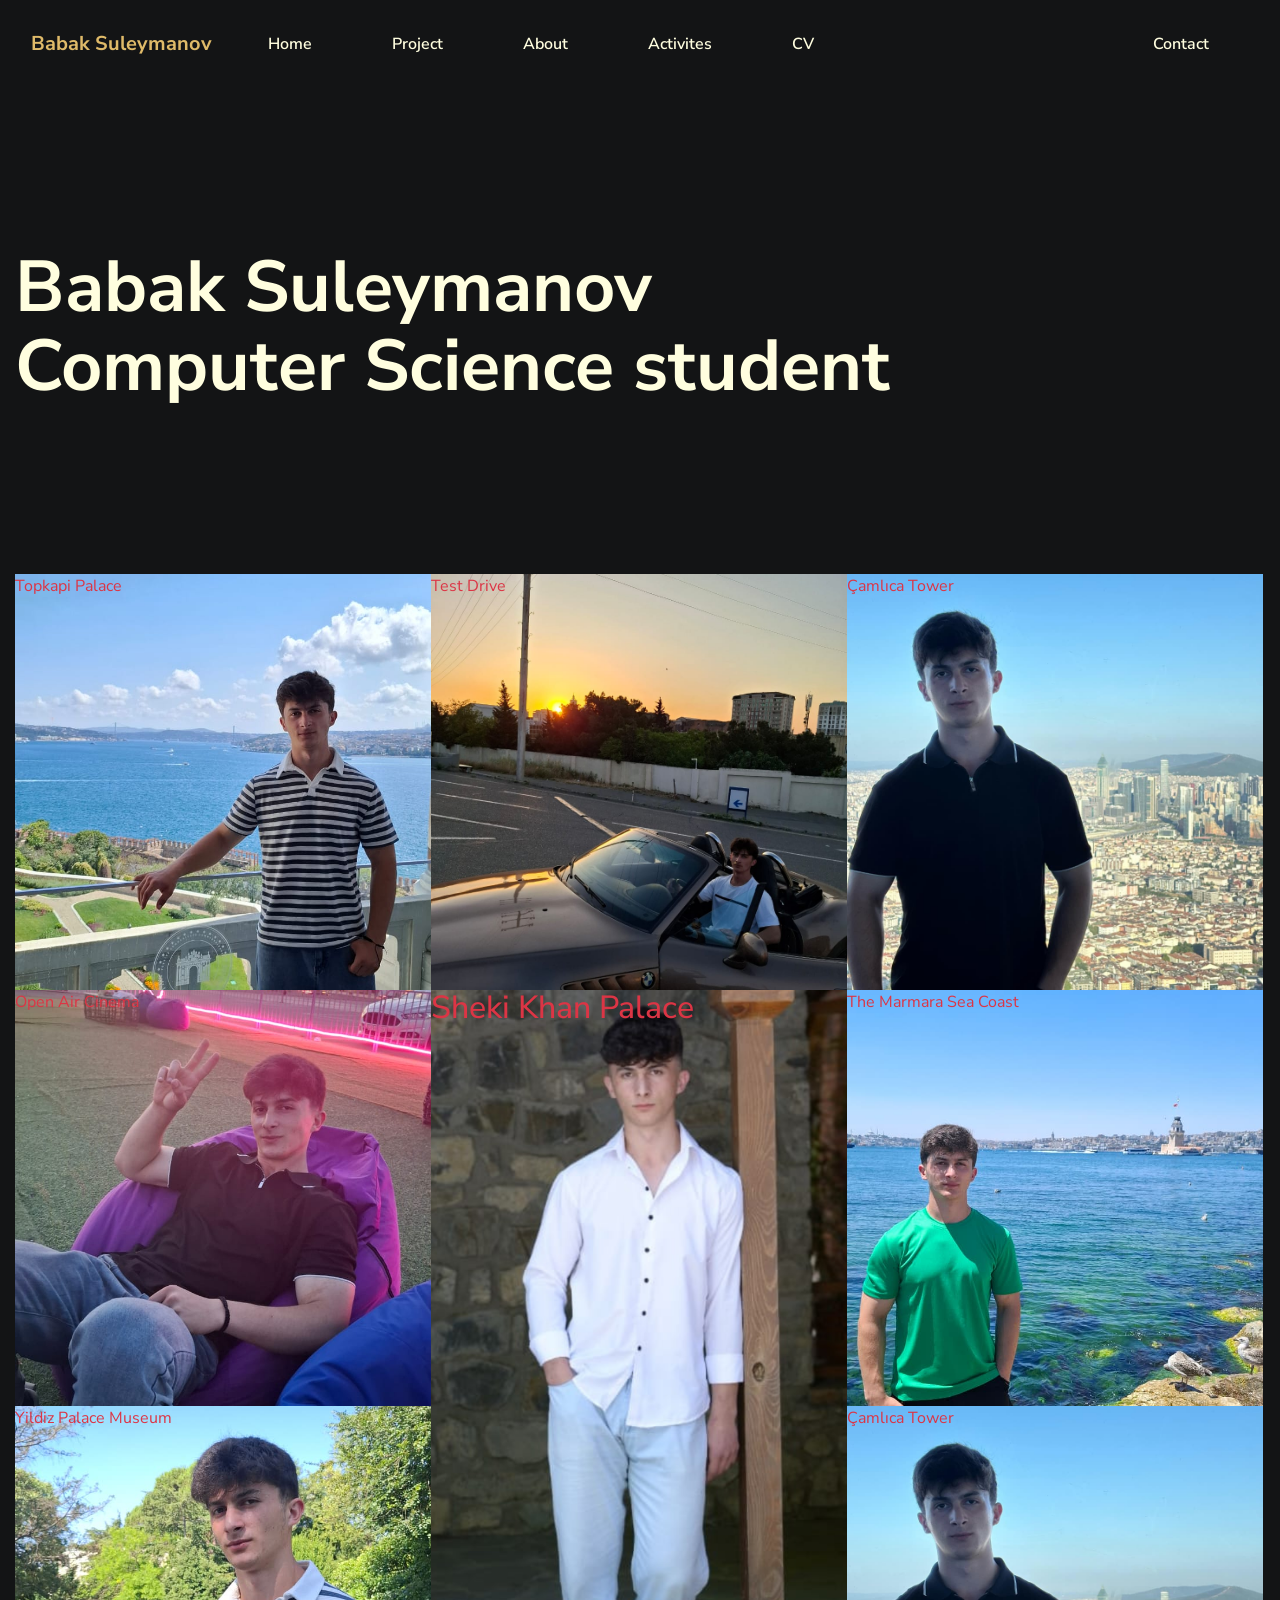
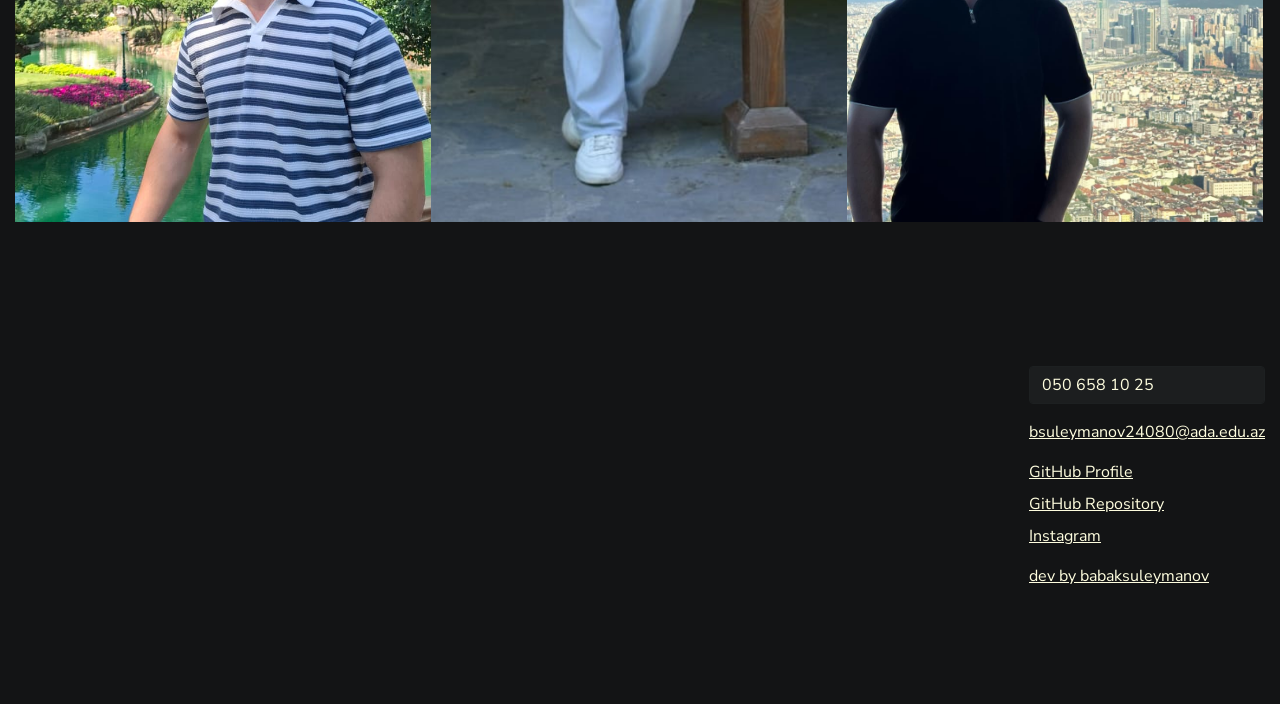
<file: index.html>
<!DOCTYPE html>
<html lang="en">

<head>
    <meta charset="utf-8">
    <meta name="viewport" content="width=device-width, initial-scale=1, shrink-to-fit=no">
    <meta http-equiv="X-UA-Compatible" content="ie=edge">
    <meta name="description" content="Free minimal portfolio web site template,minmal portfolio,porfolio,bootstrap template,html template,photography " />
    <title>Babak Suleymanov</title> 
    <link href="https://fonts.googleapis.com/css?family=Nunito+Sans:300,400,600,700,800,900&display=swap" rel="stylesheet">
    <link rel="stylesheet" href="assets/css/main.min.css">
    <link rel="stylesheet" href="assets/css/rtl.css">
</head>

<body>
    <div class="nav-main">
        <div class="container">
            <nav class="navbar navbar-expand-lg navbar-light">
                <a class="navbar-brand font-weight-bold" href="index.html">Babak Suleymanov</a>
                <button class="navbar-toggler" type="button" data-toggle="collapse" data-target="#navbarNav" aria-controls="navbarNav" aria-expanded="false" aria-label="Toggle navigation">
                    <span class="navbar-toggler-icon"></span>
                </button>
                <div class="collapse navbar-collapse" id="navbarNav">
                    <ul class="navbar-nav">
                        <li class="nav-item">
                            <a class="nav-link" href="index.html">Home</a>
                        </li>
                        <li class="nav-item">
                            <a class="nav-link" href="project.html">Project</a>
                        </li>

                        <li class="nav-item">
                            <a class="nav-link" href="about.html">About</a>
                        </li>
                        <li class="nav-item">
                            <a class="nav-link" href="activites.html">Activites</a>
                        </li>
                        <li class="nav-item">
                            <a class="nav-link" href="cv.html">CV</a>
                        </li>
                    </ul>

                    <ul class="navbar-nav ml-auto">


                        <li class="nav-item">
                            <a class="nav-link" href="contact.html">Contact</a>
                        </li>
                    </ul>
                </div>
            </nav>
            <!--end:Nav -->
        </div>
    </div>
    <!--end:Navigation -->
    <main role="main">
        <section class="intro">
            <div class="container">
                <div class="row d-flex  align-items-start">
                    <div class="col-md-11">
<h1 class="display-3">
    Babak  Suleymanov<br>
    Computer Science student
</h1>
                    </div>
                </div>
            </div>
        </section>
        <!--end:Intro -->
        <section class="space-md">
            <!-- portfolio -->
            <div id="portfolio" class="container">
               
                <div class="grid" data-cols="3" data-margin="0" data-height="1" data-masonry='{ "columnWidth": 200, "itemSelector": ".entry" }'>
                    <!-- entry: Topkapi Palace -->
                    <div class="entry work-entry branding">
                        <a href="project.html">
                            <div class="entry-image imageBG" data-img="assets/img/4.png">
                                <div class="overlay-text">Topkapi Palace</div>
                            </div>
                        </a>
                    </div>
                    <!-- end:entry -->
                    <!-- entry: Test Drive -->
                    <div class="entry work-entry digital">
                        <a href="project.html">
                            <div class="entry-image imageBG" data-img="assets/img/5.png">
                                <div class="overlay-text">Test Drive</div>
                            </div>
                        </a>
                    </div>
                    <!-- end:entry -->
                    <!-- entry: Çamlıca Tower -->
                    <div class="entry work-entry campaigns">
                        <a href="project.html">
                            <div class="entry-image imageBG" data-img="assets/img/6.png">
                                <div class="overlay-text">Çamlıca Tower</div>
                            </div>
                        </a>
                    </div>
                    <!-- end:entry -->
                    <!-- entry: Open Air Cinema -->
                    <div class="entry work-entry branding">
                        <a href="project.html">
                            <div class="entry-image imageBG" data-img="assets/img/8.png">
                                <div class="overlay-text">Open Air Cinema</div>
                            </div>
                        </a>
                    </div>
                    <!-- end:entry -->
                    <!-- entry: Sheki Khan Palace - CENTER with larger size -->
                    <div class="entry work-entry campaigns h2">
                        <a href="project.html">
                            <div class="entry-image imageBG" data-img="assets/img/7.png">
                                <div class="overlay-text">Sheki Khan Palace</div>
                            </div>
                        </a>
                    </div>
                    <!-- end:entry -->
                    <!-- entry: The Marmara Sea Coast -->
                    <div class="entry work-entry branding digital">
                        <a href="project.html">
                            <div class="entry-image imageBG" data-img="assets/img/9.png">
                                <div class="overlay-text">The Marmara Sea Coast</div>
                            </div>
                        </a>
                    </div>
                    <!-- end:entry -->
                    <!-- entry: Yildiz Palace Museum -->
                    <div class="entry work-entry digital">
                        <a href="project.html">
                            <div class="entry-image imageBG" data-img="assets/img/10.png">
                                <div class="overlay-text">Yildiz Palace Museum</div>
                            </div>
                        </a>
                    </div>
                    <!-- end:entry -->
                    <!-- entry: Çamlıca Tower (3.png) -->
                    <div class="entry work-entry brading">
                        <a href="project.html">
                            <div class="entry-image imageBG" data-img="assets/img/3.png">
                                <div class="overlay-text">Çamlıca Tower</div>
                            </div>
                        </a>
                    </div>
                    <!-- end:entry -->


                </div>
            </div>
            <!-- /end:portfolio -->
        </section>
    </main>
   
    <footer class="position-relative">
        <div class="container">
            <div class="row">
                <div class="col-lg-auto ml-lg-auto mt-4">
                    <ul class="list-unstyled footer-link">
                        <li class="mb-3">
                            <input 
                                type="tel"
                                class="form-control"
                                id="phone"
                                name="phone"
                                value="050 658 10 25"
                            >
                        </li>
                        <li class="mb-3">
                            <a href="mailto:bsuleymanov24080@ada.edu.az">
                                <span style="text-decoration: underline;">
                                    bsuleymanov24080@ada.edu.az
                                </span>
                            </a>
                        </li>
                        <li class="mb-2">
                            <a href="https://github.com/Suleymanov23">
                                GitHub Profile
                            </a>
                        </li>
                        <li class="mb-2">
                            <a href="https://github.com/Suleymanov23/Portfolio-Babak">
                                GitHub Repository
                            </a>
                        </li>
                        <li class="mb-2">
                            <a href="https://www.instagram.com/suleymanoff_babek?igsh=MWc5OXE3MHc4YWZpMw==">
                                Instagram
                            </a>
                        </li>
                        <li class="mt-3">
                            <a href="">
                                dev by babaksuleymanov
                            </a>
                        </li>
                    </ul>
                </div>
            </div>
        </div>
    </footer>
    
    <script src="assets/js/main.min.js"></script>
</body>

</html>
</file>
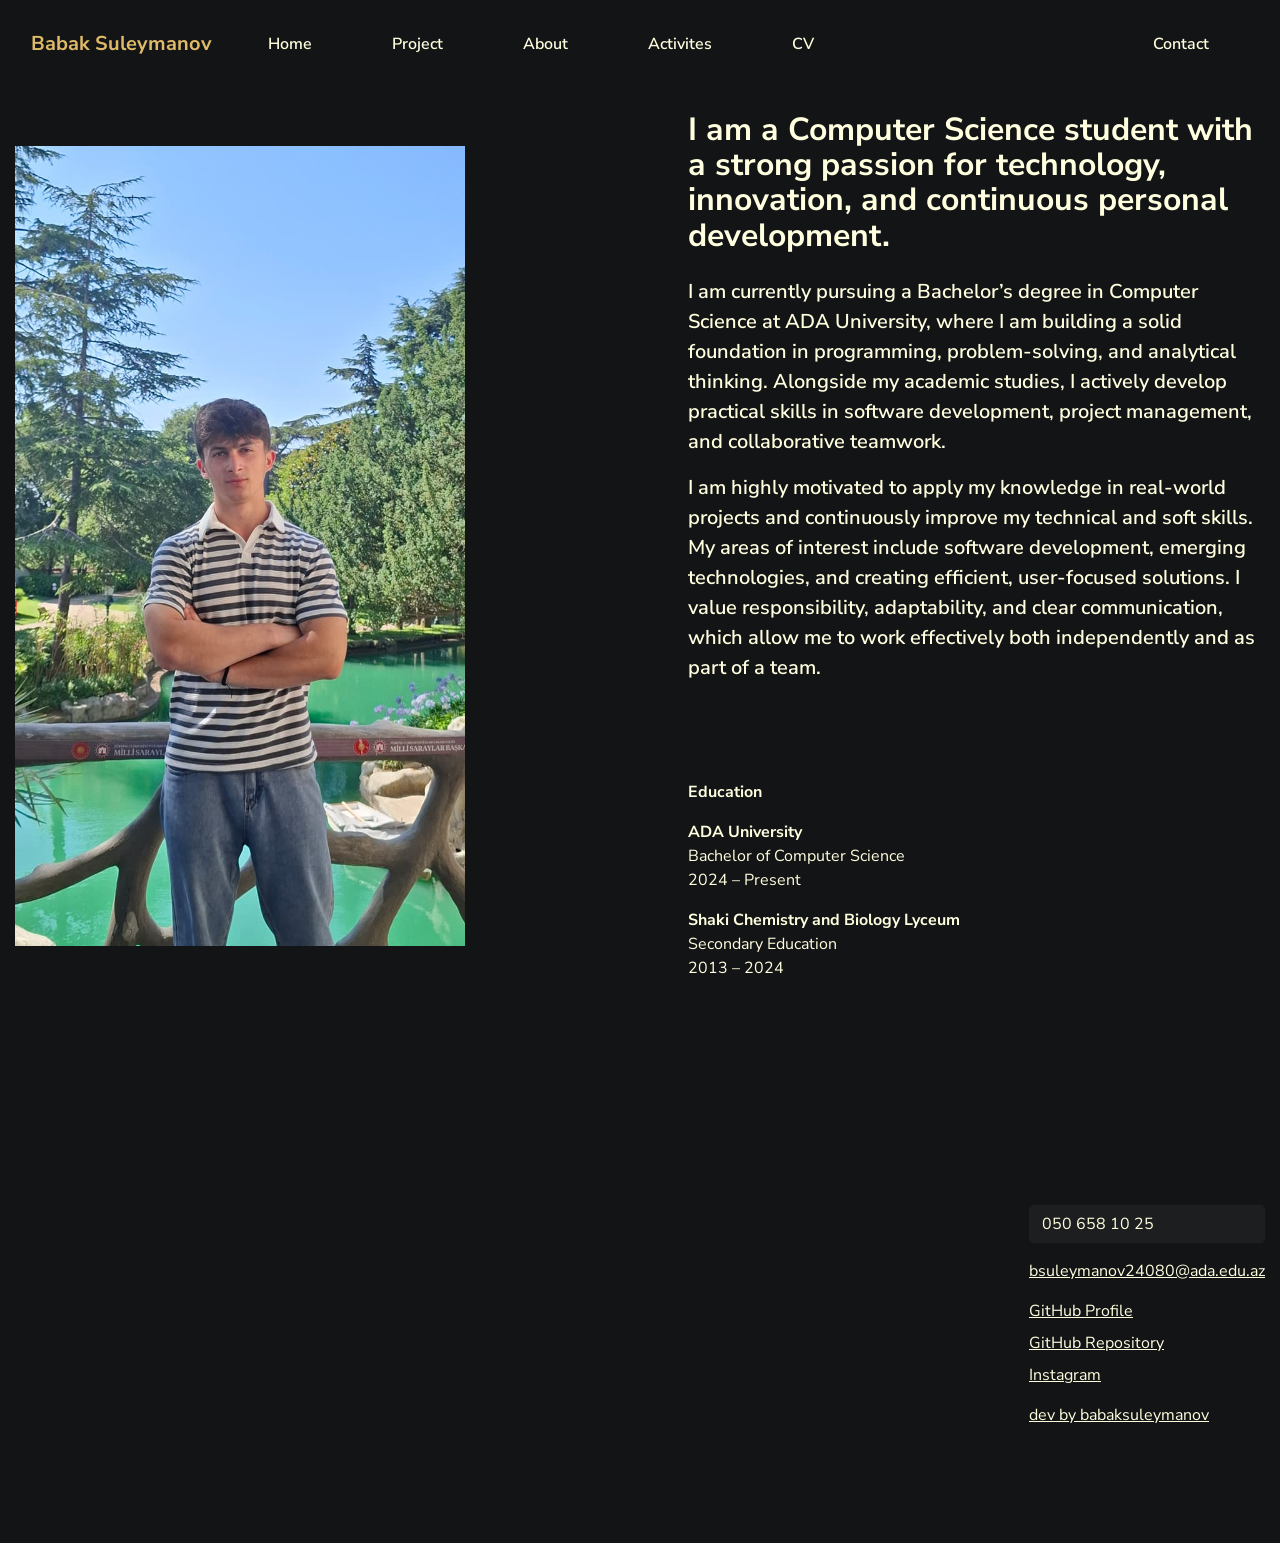
<file: about.html>
<!DOCTYPE html>
<html lang="en">

<head>
    <meta charset="utf-8">
    <meta name="viewport" content="width=device-width, initial-scale=1, shrink-to-fit=no">
    <meta http-equiv="X-UA-Compatible" content="ie=edge">
    <meta name="description" content="Free minimal portfolio web site template,minmal portfolio,porfolio,bootstrap template,html template,photography " />
    <title>Home - Free Minimal portfolio template.Art Studio template.</title>
    <link href="https://fonts.googleapis.com/css?family=Nunito+Sans:300,400,600,700,800,900&display=swap" rel="stylesheet">
    <link rel="stylesheet" href="assets/css/main.min.css">
    <link rel="stylesheet" href="assets/css/rtl.css">
</head>

<body>
    <div class="nav-main">
        <div class="container">
            <nav class="navbar navbar-expand-lg navbar-light">
                <a class="navbar-brand font-weight-bold" href="index.html">Babak Suleymanov</a>
                <button class="navbar-toggler" type="button" data-toggle="collapse" data-target="#navbarNav" aria-controls="navbarNav" aria-expanded="false" aria-label="Toggle navigation">
                    <span class="navbar-toggler-icon"></span>
                </button>
                <div class="collapse navbar-collapse" id="navbarNav">
                    <ul class="navbar-nav">
                        <li class="nav-item">
                            <a class="nav-link" href="index.html">Home</a>
                        </li>
                        <li class="nav-item">
                            <a class="nav-link" href="project.html">Project</a>
                        </li>

                        <li class="nav-item">
                            <a class="nav-link" href="about.html">About</a>
                        </li>
                        <li class="nav-item">
                            <a class="nav-link" href="activites.html">Activites</a>
                        </li>
                        <li class="nav-item">
                            <a class="nav-link" href="cv.html">CV</a>
                        </li>
                    </ul>

                    <ul class="navbar-nav ml-auto">


                        <li class="nav-item">
                            <a class="nav-link" href="contact.html">Contact</a>
                        </li>
                    </ul>
                </div>
            </nav>
            <!--end:Nav -->
        </div>
    </div>
    <!--end:Navigation -->
    <main role="main">
        <section class="pt-4">
            <div class="container">
                <div class="row d-flex align-items-center">
                    <div class="col-md-6">
                      <figure>
    <img 
        src="assets/img/1.png" 
        alt="" 
        class="img-fluid"
        style="height:800px !important;"
    >
</figure>

                    </div>
                    <!-- end:col -->
                    <div class="col-md-6 pl-lg-5 pl-md-5">
                      <h2>
    I am a Computer Science student with a strong passion for technology, innovation,
    and continuous personal development.
</h2>

<p class="lead mt-4">
    I am currently pursuing a Bachelor’s degree in Computer Science at ADA University,
    where I am building a solid foundation in programming, problem-solving, and analytical thinking.
    Alongside my academic studies, I actively develop practical skills in software development,
    project management, and collaborative teamwork.
</p>

<p class="lead">
    I am highly motivated to apply my knowledge in real-world projects and continuously improve
    my technical and soft skills. My areas of interest include software development,
    emerging technologies, and creating efficient, user-focused solutions.
    I value responsibility, adaptability, and clear communication, which allow me to
    work effectively both independently and as part of a team.
</p>

<hr class="mt-5">

<div class="row mt-5">
    <div class="col-md-6">
        <p>
            <strong>Education</strong>
        </p>

        <p>
            <strong>ADA University</strong>
            <br>Bachelor of Computer Science
            <br>2024 – Present
        </p>

        <p>
            <strong>Shaki Chemistry and Biology Lyceum</strong>
            <br>Secondary Education
            <br>2013 – 2024
        </p>
    </div>
</div>

                    </div>
                    <!-- end:col -->
                </div>
                <hr class="mt-5">
            </div>
        </section>
    </main>
    <footer class="position-relative">
        <div class="container">
            <div class="row">
                <div class="col-lg-auto ml-lg-auto mt-4">
                    <ul class="list-unstyled footer-link">
                        <li class="mb-3">
                            <input 
                                type="tel"
                                class="form-control"
                                id="phone"
                                name="phone"
                                value="050 658 10 25"
                            >
                        </li>
                        <li class="mb-3">
                            <a href="mailto:bsuleymanov24080@ada.edu.az">
                                <span style="text-decoration: underline;">
                                    bsuleymanov24080@ada.edu.az
                                </span>
                            </a>
                        </li>
                        <li class="mb-2">
                            <a href="https://github.com/Suleymanov23">
                                GitHub Profile
                            </a>
                        </li>
                        <li class="mb-2">
                            <a href="https://github.com/Suleymanov23/Portfolio-Babak">
                                GitHub Repository
                            </a>
                        </li>
                        <li class="mb-2">
                            <a href="https://www.instagram.com/suleymanoff_babek?igsh=MWc5OXE3MHc4YWZpMw==">
                                Instagram
                            </a>
                        </li>
                        <li class="mt-3">
                            <a href="">
                                dev by babaksuleymanov
                            </a>
                        </li>
                    </ul>
                </div>
            </div>
        </div>
    </footer>
    <script src="assets/js/main.min.js"></script>
</body>

</html>
</file>
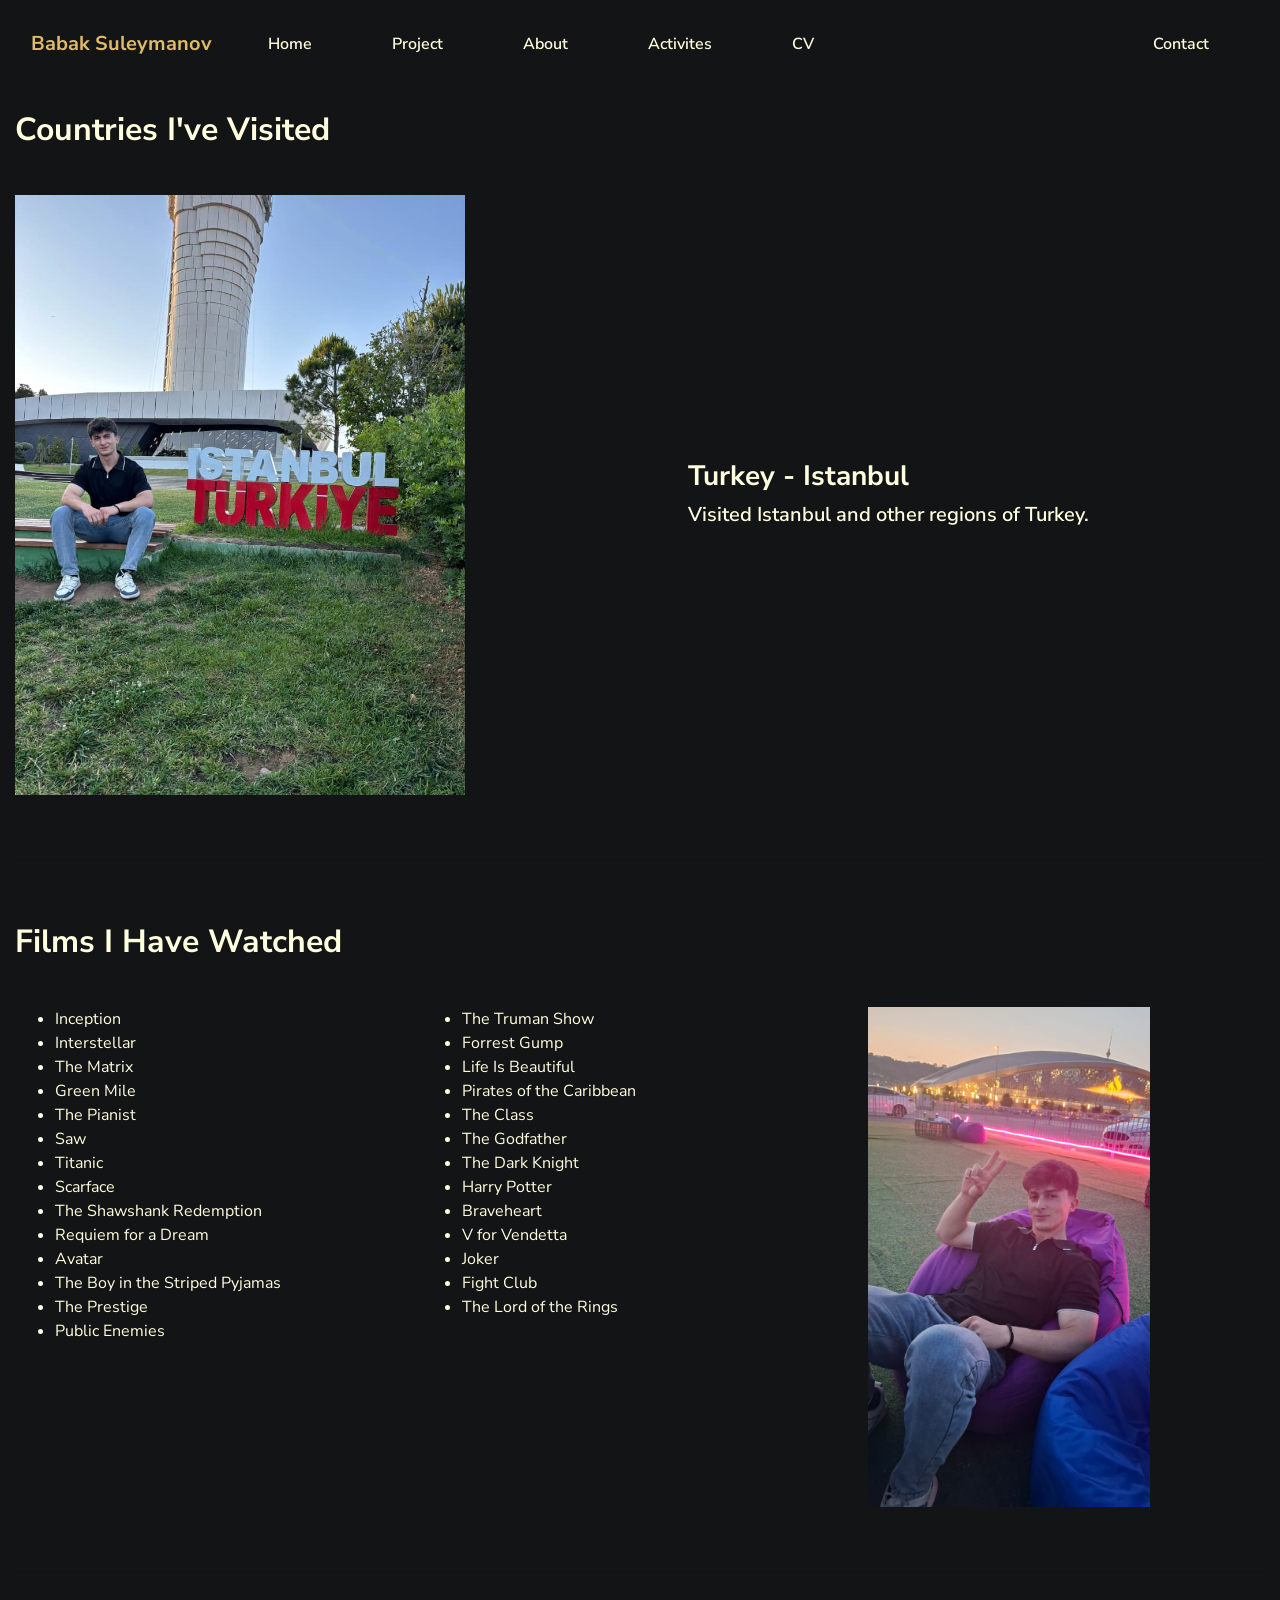
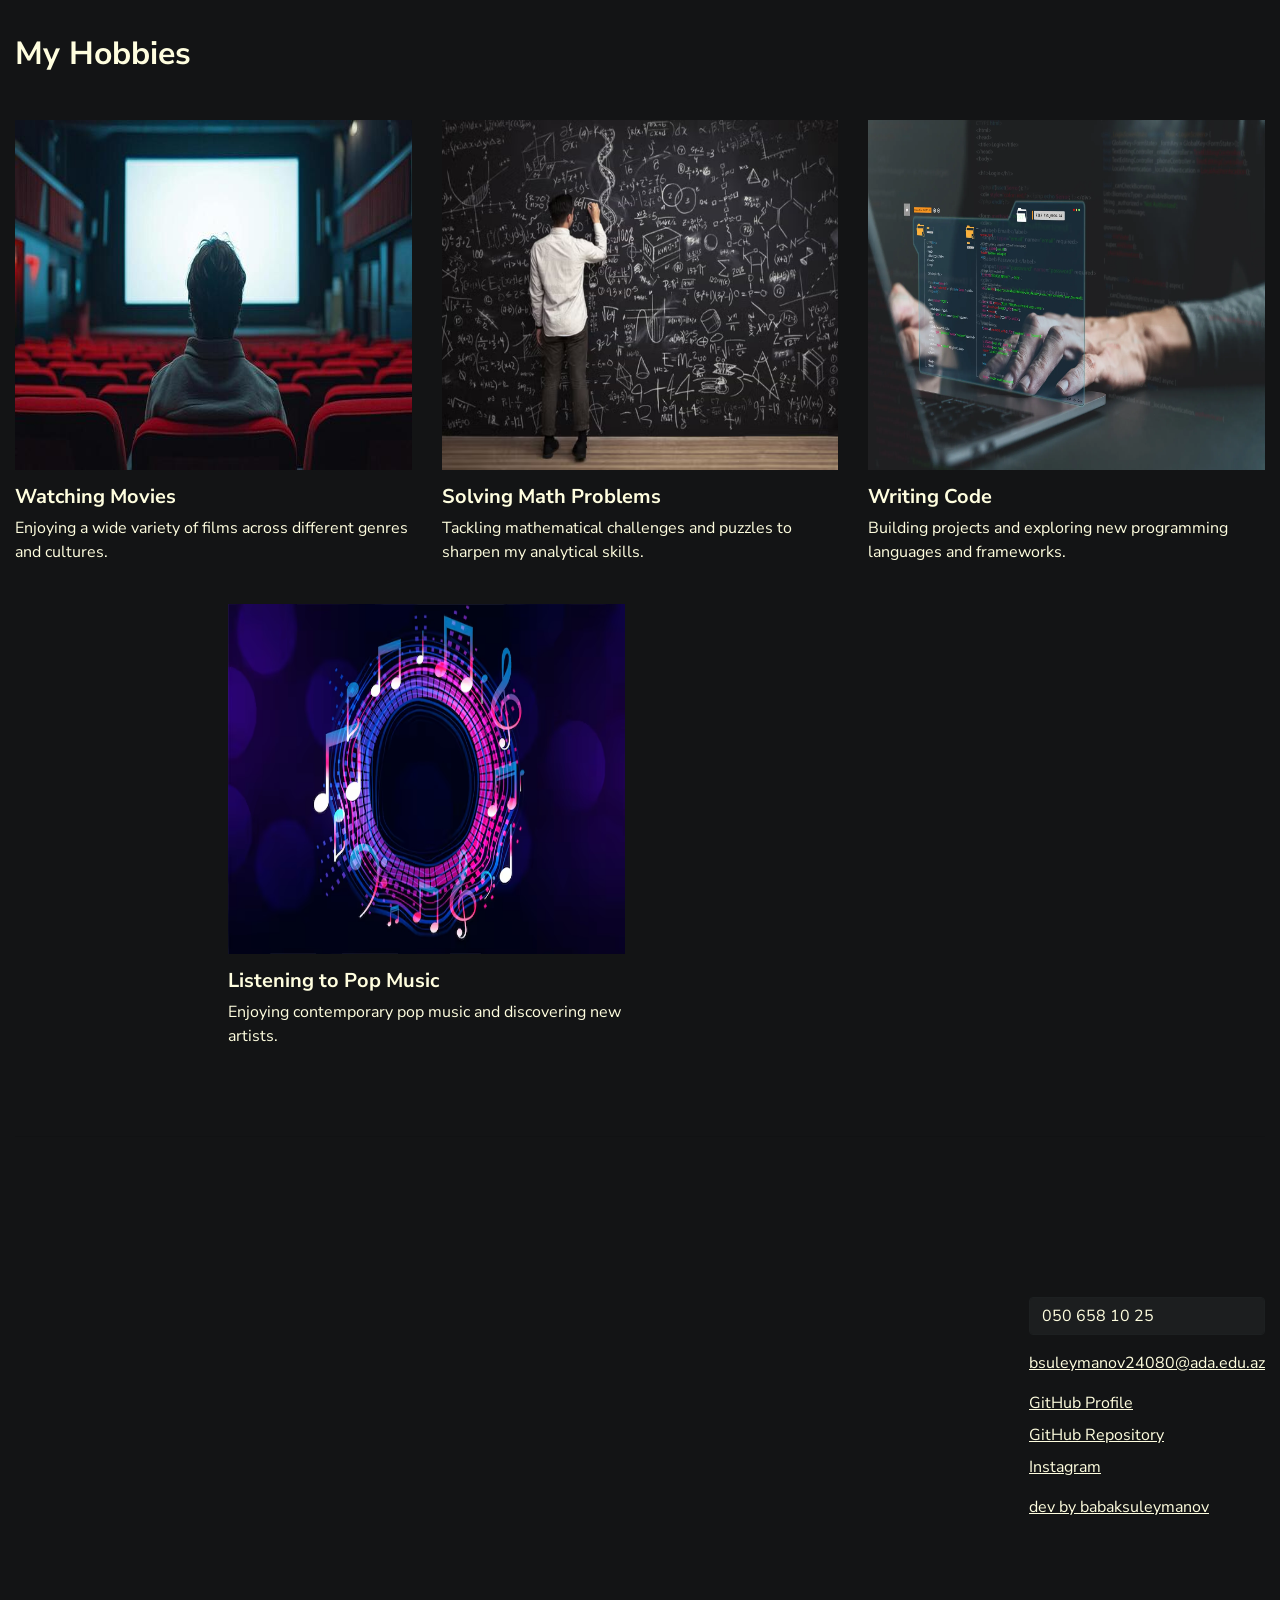
<file: activites.html>
<!DOCTYPE html>
<html lang="en">

<head>
    <meta charset="utf-8">
    <meta name="viewport" content="width=device-width, initial-scale=1, shrink-to-fit=no">
    <meta http-equiv="X-UA-Compatible" content="ie=edge">
    <meta name="description" content="Activities - countries, movies and hobbies" />
    <title>Activities - Babak Suleymanov</title>
    <link href="https://fonts.googleapis.com/css?family=Nunito+Sans:300,400,600,700,800,900&display=swap" rel="stylesheet">
    <link rel="stylesheet" href="assets/css/main.min.css">
    <link rel="stylesheet" href="assets/css/rtl.css">
</head>

<body>
    <div class="nav-main">
        <div class="container">
            <nav class="navbar navbar-expand-lg navbar-light">
                <a class="navbar-brand font-weight-bold" href="index.html">Babak Suleymanov</a>
                <button class="navbar-toggler" type="button" data-toggle="collapse" data-target="#navbarNav" aria-controls="#navbarNav" aria-expanded="false" aria-label="Toggle navigation">
                    <span class="navbar-toggler-icon"></span>
                </button>
                <div class="collapse navbar-collapse" id="navbarNav">
                    <ul class="navbar-nav">
                        <li class="nav-item">
                            <a class="nav-link" href="index.html">Home</a>
                        </li>
                        <li class="nav-item">
                            <a class="nav-link" href="project.html">Project</a>
                        </li>

                        <li class="nav-item">
                            <a class="nav-link" href="about.html">About</a>
                        </li>
                        <li class="nav-item">
                            <a class="nav-link" href="activites.html">Activites</a>
                        </li>
                        <li class="nav-item">
                            <a class="nav-link" href="cv.html">CV</a>
                        </li>
                    </ul>

                    <ul class="navbar-nav ml-auto">


                        <li class="nav-item">
                            <a class="nav-link" href="contact.html">Contact</a>
                        </li>
                    </ul>
                </div>
            </nav>
            <!--end:Nav -->
        </div>
    </div>
    <!--end:Navigation -->
    <main role="main">
        <!-- Countries Section -->
        <section class="pt-4">
            <div class="container">
                <h2 class="mb-5">Countries I've Visited</h2>
                <div class="row d-flex align-items-center mb-5">
                    <div class="col-md-6">
                        <figure>
                            <img 
                                src="assets/img/11.png" 
                                alt="Turkey - Istanbul" 
                                class="img-fluid"
                                style="height:600px !important;"
                            >
                        </figure>
                    </div>
                    <div class="col-md-6 pl-lg-5 pl-md-5">
                        <h3>Turkey - Istanbul</h3>
                        <p class="lead">
                            Visited Istanbul and other regions of Turkey.
                        </p>
                    </div>
                </div>
                <hr class="mt-5">
            </div>
        </section>

        <!-- Movies Section -->
        <section class="pt-5">
            <div class="container">
                <h2 class="mb-5">Films I Have Watched</h2>
                <div class="row">
                    <div class="col-md-8">
                        <ul style="columns: 2; column-gap: 30px;">
                            <li>Inception</li>
                            <li>Interstellar</li>
                            <li>The Matrix</li>
                            <li>Green Mile</li>
                            <li>The Pianist</li>
                            <li>Saw</li>
                            <li>Titanic</li>
                            <li>Scarface</li>
                            <li>The Shawshank Redemption</li>
                            <li>Requiem for a Dream</li>
                            <li>Avatar</li>
                            <li>The Boy in the Striped Pyjamas</li>
                            <li>The Prestige</li>
                            <li>Public Enemies</li>
                            <li>The Truman Show</li>
                            <li>Forrest Gump</li>
                            <li>Life Is Beautiful</li>
                            <li>Pirates of the Caribbean</li>
                            <li>The Class</li>
                            <li>The Godfather</li>
                            <li>The Dark Knight</li>
                            <li>Harry Potter</li>
                            <li>Braveheart</li>
                            <li>V for Vendetta</li>
                            <li>Joker</li>
                            <li>Fight Club</li>
                            <li>The Lord of the Rings</li>
                        </ul>
                    </div>
                    <div class="col-md-4">
                        <figure>
                            <img 
                                src="assets/img/8.png" 
                                alt="Movies" 
                                class="img-fluid"
                                style="height:500px !important;"
                            >
                        </figure>
                    </div>
                </div>
                <hr class="mt-5">
            </div>
        </section>

        <!-- Hobbies Section -->
        <section class="pt-5">
            <div class="container">
                <h2 class="mb-5">My Hobbies</h2>
                <div class="row">
                    <div class="col-md-4 mb-4">
                        <figure>
                            <img 
                                src="assets/img/12.png" 
                                alt="Watching Movies" 
                                class="img-fluid"
                                style="height:350px !important;"
                            >
                        </figure>
                        <h5 class="mt-3">Watching Movies</h5>
                        <p>Enjoying a wide variety of films across different genres and cultures.</p>
                    </div>
                    <div class="col-md-4 mb-4">
                        <figure>
                            <img 
                                src="assets/img/13.png" 
                                alt="Solving Math Problems" 
                                class="img-fluid"
                                style="height:350px !important;"
                            >
                        </figure>
                        <h5 class="mt-3">Solving Math Problems</h5>
                        <p>Tackling mathematical challenges and puzzles to sharpen my analytical skills.</p>
                    </div>
                    <div class="col-md-4 mb-4">
                        <figure>
                            <img 
                                src="assets/img/14.png" 
                                alt="Writing Code" 
                                class="img-fluid"
                                style="height:350px !important;"
                            >
                        </figure>
                        <h5 class="mt-3">Writing Code</h5>
                        <p>Building projects and exploring new programming languages and frameworks.</p>
                    </div>
                </div>
                <div class="row">
                    <div class="col-md-4 mb-4 offset-md-2">
                        <figure>
                            <img 
                                src="assets/img/15.png" 
                                alt="Listening to Pop Music" 
                                class="img-fluid"
                                style="height:350px !important;"
                            >
                        </figure>
                        <h5 class="mt-3">Listening to Pop Music</h5>
                        <p>Enjoying contemporary pop music and discovering new artists.</p>
                    </div>
                </div>
                <hr class="mt-5">
            </div>
        </section>
    </main>
    <footer class="position-relative">
        <div class="container">
            <div class="row">
                <div class="col-lg-auto ml-lg-auto mt-4">
                    <ul class="list-unstyled footer-link">
                        <li class="mb-3">
                            <input 
                                type="tel"
                                class="form-control"
                                id="phone"
                                name="phone"
                                value="050 658 10 25"
                            >
                        </li>
                        <li class="mb-3">
                            <a href="mailto:bsuleymanov24080@ada.edu.az">
                                <span style="text-decoration: underline;">
                                    bsuleymanov24080@ada.edu.az
                                </span>
                            </a>
                        </li>
                        <li class="mb-2">
                            <a href="https://github.com/Suleymanov23">
                                GitHub Profile
                            </a>
                        </li>
                        <li class="mb-2">
                            <a href="https://github.com/Suleymanov23/Portfolio-Babak">
                                GitHub Repository
                            </a>
                        </li>
                        <li class="mb-2">
                            <a href="https://www.instagram.com/suleymanoff_babek?igsh=MWc5OXE3MHc4YWZpMw==">
                                Instagram
                            </a>
                        </li>
                        <li class="mt-3">
                            <a href="">
                                dev by babaksuleymanov
                            </a>
                        </li>
                    </ul>
                </div>
            </div>
        </div>
    </footer>
    <script src="assets/js/main.min.js"></script>
</body>

</html>
</file>
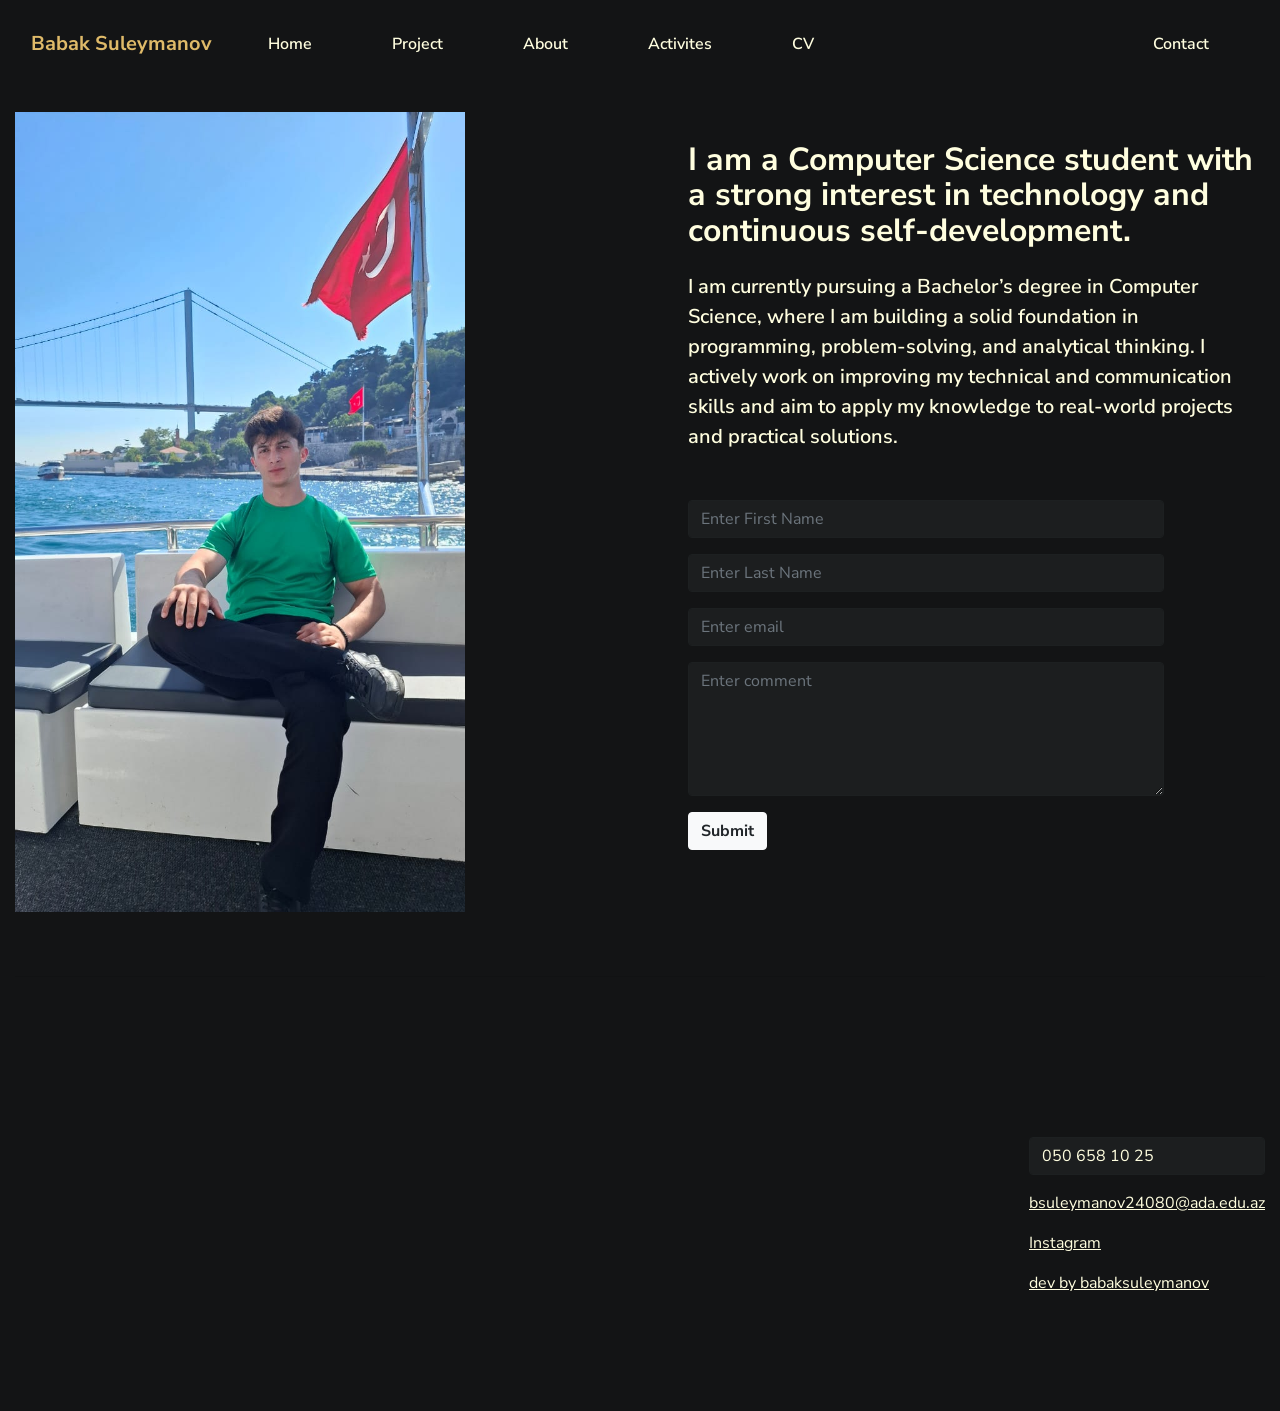
<file: contact.html>
<!DOCTYPE html>
<html lang="en">

<head>
    <meta charset="utf-8">
    <meta name="viewport" content="width=device-width, initial-scale=1, shrink-to-fit=no">
    <meta http-equiv="X-UA-Compatible" content="ie=edge">
    <meta name="description" content="Free minimal portfolio web site template,minmal portfolio,porfolio,bootstrap template,html template,photography " />
    <title>Home - Free Minimal portfolio template.Art Studio template.</title>
    <link href="https://fonts.googleapis.com/css?family=Nunito+Sans:300,400,600,700,800,900&display=swap" rel="stylesheet">
    <link rel="stylesheet" href="assets/css/main.min.css">
    <link rel="stylesheet" href="assets/css/rtl.css">
</head>

<body>
    <div class="nav-main">
        <div class="container">
            <nav class="navbar navbar-expand-lg navbar-light">
                <a class="navbar-brand font-weight-bold" href="index.html">Babak Suleymanov</a>
                <button class="navbar-toggler" type="button" data-toggle="collapse" data-target="#navbarNav" aria-controls="navbarNav" aria-expanded="false" aria-label="Toggle navigation">
                    <span class="navbar-toggler-icon"></span>
                </button>
                <div class="collapse navbar-collapse" id="navbarNav">
                    <ul class="navbar-nav">
                        <li class="nav-item">
                            <a class="nav-link" href="index.html">Home</a>
                        </li>
                        <li class="nav-item">
                            <a class="nav-link" href="project.html">Project</a>
                        </li>

                        <li class="nav-item">
                            <a class="nav-link" href="about.html">About</a>
                        </li>
                        <li class="nav-item">
                            <a class="nav-link" href="activites.html">Activites</a>
                        </li>
                        <li class="nav-item">
                            <a class="nav-link" href="cv.html">CV</a>
                        </li>
                    </ul>

                    <ul class="navbar-nav ml-auto">


                        <li class="nav-item">
                            <a class="nav-link" href="contact.html">Contact</a>
                        </li>
                    </ul>
                </div>
            </nav>
            <!--end:Nav -->
        </div>
    </div>
    <!--end:Navigation -->
    <main role="main">
        <section class="pt-4">
            <div class="container">
                <div class="row d-flex align-items-center justify-content-start">
                    <div class="col-md-6">
<figure>
    <img 
        src="assets/img/2.png" 
        alt="" 
        class="img-fluid"
        style="height:800px !important;"
    >
</figure>
                        </figure>
                    </div>
                    <!-- end:col -->
                    <div class="col-md-6 pl-lg-5 pl-md-5">
                       <h2>
    I am a Computer Science student with a strong interest in technology and continuous self-development.
</h2>

<p class="lead mt-4">
    I am currently pursuing a Bachelor’s degree in Computer Science, where I am building
    a solid foundation in programming, problem-solving, and analytical thinking.
    I actively work on improving my technical and communication skills and aim to apply
    my knowledge to real-world projects and practical solutions.
</p>


                        <div class="contact-form mt-5">
                            <div class="form-group row">

                                <div class="col-sm-10">
                                    <input type="text" class="form-control" id="fname" placeholder="Enter First Name" name="fname">
                                </div>
                            </div>
                            <div class="form-group row">

                                <div class="col-sm-10">
                                    <input type="text" class="form-control" id="lname" placeholder="Enter Last Name" name="lname">
                                </div>
                            </div>
                            <div class="form-group row">

                                <div class="col-sm-10">
                                    <input type="email" class="form-control" id="email" placeholder="Enter email" name="email">
                                </div>
                            </div>
                            <div class="form-group row">

                                <div class="col-sm-10">
                                    <textarea class="form-control" rows="5" id="comment" placeholder="Enter comment"></textarea>
                                </div>
                            </div>
                            <div class="form-group row">
                                <div class="col-sm-offset-2 col-sm-10">
                                    <button type="submit" class="btn btn-light font-weight-bold">Submit</button>
                                </div>
                            </div>
                        </div>
                        <!-- end:contact -->
                        <div class="row mt-5">
                           
                        </div>
                    </div>
                    <!-- end:col -->
                </div>
                <hr class="mt-5">
            </div>
        </section>
    </main>
    <footer class="position-relative">
       <div class="container">
    <div class="row">
        <div class="col-lg-auto ml-lg-auto mt-4">

            <ul class="list-unstyled footer-link">

                <li class="mb-3">
                    <input 
                        type="tel"
                        class="form-control"
                        id="phone"
                        name="phone"
                        value="050 658 10 25"
                    >
                </li>

                <li class="mb-3">
                    <a href="mailto:bsuleymanov24080@ada.edu.az">
                        <span style="text-decoration: underline;">
                            bsuleymanov24080@ada.edu.az
                        </span>
                    </a>
                </li>

                <li class="mb-2">
                    <a href="https://www.instagram.com/suleymanoff_babek?igsh=MWc5OXE3MHc4YWZpMw==">
                        Instagram
                    </a>
                </li>

                <li class="mt-3">
                    <a href="">
                        dev by babaksuleymanov
                    </a>
                </li>

            </ul>

        </div>
    </div>
</div>

        <!--/.container-->
    </footer>
    <script src="assets/js/main.min.js"></script>
</body>

</html>
</file>
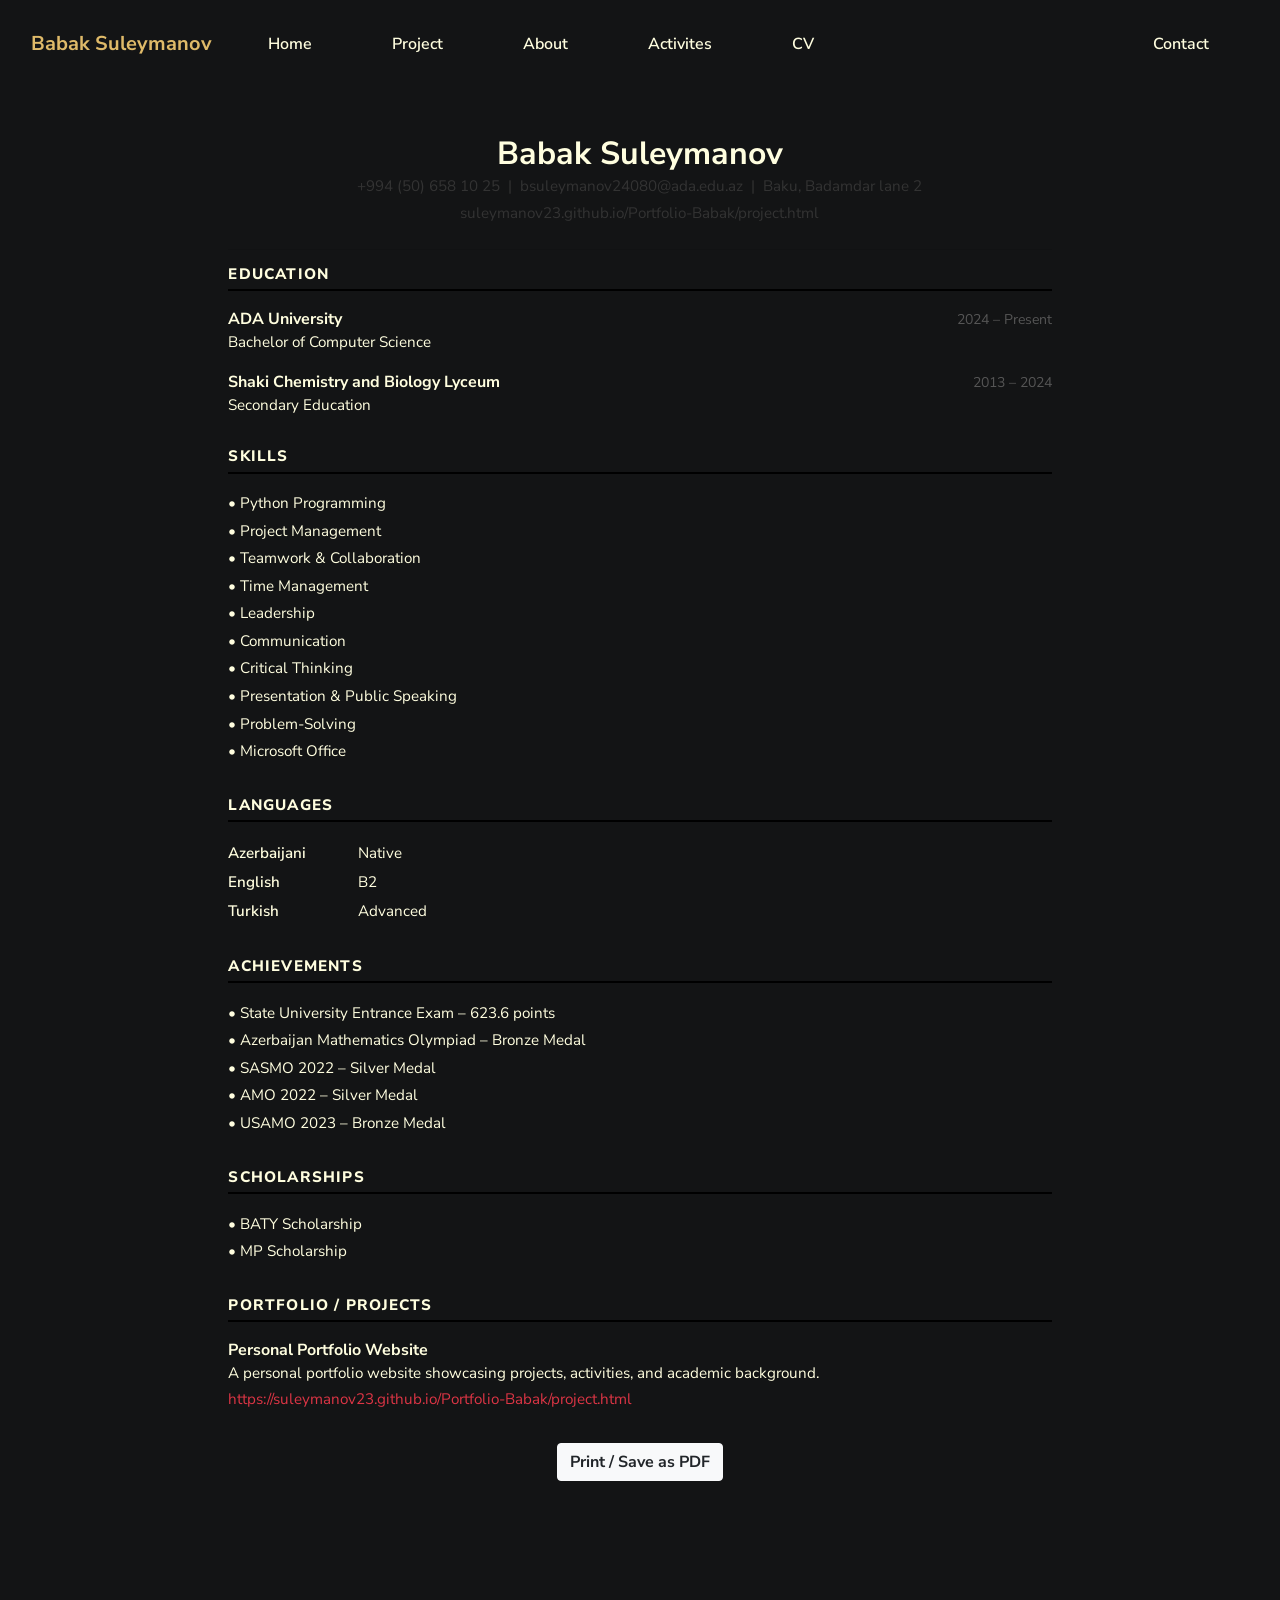
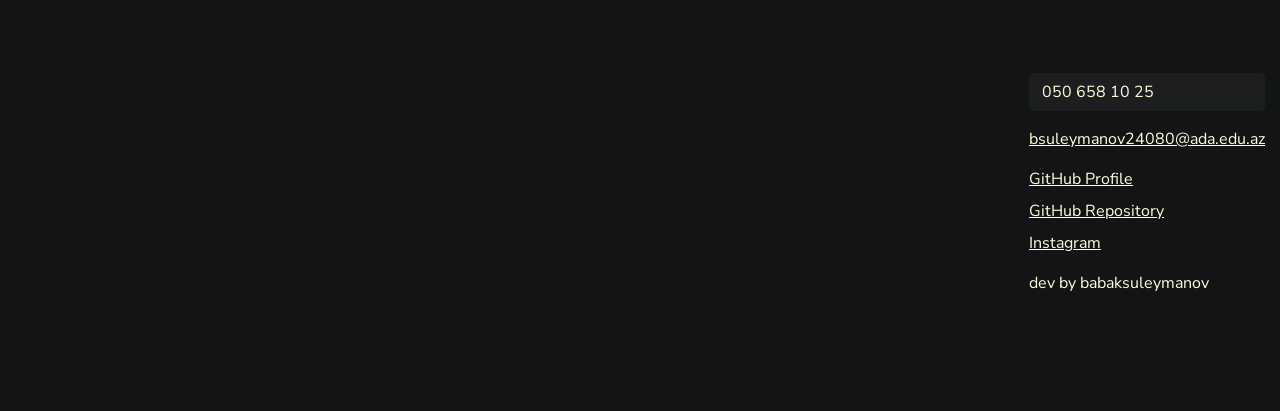
<file: cv.html>
<!DOCTYPE html>
<html lang="en">

<head>
    <meta charset="utf-8">
    <meta name="viewport" content="width=device-width, initial-scale=1, shrink-to-fit=no">
    <meta http-equiv="X-UA-Compatible" content="ie=edge">
    <meta name="description" content="CV - Babak Suleymanov" />
    <title>CV - Babak Suleymanov</title>
    <link href="https://fonts.googleapis.com/css?family=Nunito+Sans:300,400,600,700,800,900&display=swap" rel="stylesheet">
    <link rel="stylesheet" href="assets/css/main.min.css">
    <link rel="stylesheet" href="assets/css/rtl.css">
    <style>
        .cv-section {
            margin-bottom: 2rem;
        }
        .cv-section h4 {
            border-bottom: 2px solid #000;
            padding-bottom: 0.4rem;
            margin-bottom: 1rem;
            text-transform: uppercase;
            letter-spacing: 0.08em;
            font-size: 0.95rem;
            font-weight: 800;
        }
        .cv-entry {
            margin-bottom: 1rem;
        }
        .cv-entry .cv-entry-header {
            display: flex;
            justify-content: space-between;
            align-items: baseline;
        }
        .cv-entry .cv-entry-header strong {
            font-size: 1rem;
        }
        .cv-entry .cv-entry-header span {
            font-size: 0.88rem;
            color: #555;
            white-space: nowrap;
        }
        .cv-entry p {
            margin-bottom: 0.2rem;
            font-size: 0.95rem;
        }
        .cv-skills-list,
        .cv-achievements-list {
            list-style: none;
            padding-left: 0;
            margin-bottom: 0;
        }
        .cv-skills-list li,
        .cv-achievements-list li {
            font-size: 0.95rem;
            padding: 0.15rem 0;
        }
        .cv-skills-list li::before,
        .cv-achievements-list li::before {
            content: "•  ";
            font-weight: bold;
        }
        .cv-contact-info {
            font-size: 0.95rem;
            color: #333;
        }
        .cv-contact-info a {
            color: #333;
        }
        .cv-lang-table td {
            padding: 0.2rem 1.5rem 0.2rem 0;
            font-size: 0.95rem;
        }
        .cv-lang-table td:first-child {
            font-weight: 600;
            min-width: 130px;
        }
        @media print {
            .nav-main, footer, .btn-print {
                display: none !important;
            }
            body {
                font-size: 11pt;
            }
            .cv-wrapper {
                max-width: 100% !important;
            }
        }
    </style>
</head>

<body>
    <div class="nav-main">
        <div class="container">
            <nav class="navbar navbar-expand-lg navbar-light">
                <a class="navbar-brand font-weight-bold" href="index.html">Babak Suleymanov</a>
                <button class="navbar-toggler" type="button" data-toggle="collapse" data-target="#navbarNav" aria-controls="navbarNav" aria-expanded="false" aria-label="Toggle navigation">
                    <span class="navbar-toggler-icon"></span>
                </button>
                <div class="collapse navbar-collapse" id="navbarNav">
                    <ul class="navbar-nav">
                        <li class="nav-item">
                            <a class="nav-link" href="index.html">Home</a>
                        </li>
                        <li class="nav-item">
                            <a class="nav-link" href="project.html">Project</a>
                        </li>
                        <li class="nav-item">
                            <a class="nav-link" href="about.html">About</a>
                        </li>
                        <li class="nav-item">
                            <a class="nav-link" href="activites.html">Activites</a>
                        </li>
                        <li class="nav-item active">
                            <a class="nav-link" href="cv.html">CV</a>
                        </li>
                    </ul>
                    <ul class="navbar-nav ml-auto">
                        <li class="nav-item">
                            <a class="nav-link" href="contact.html">Contact</a>
                        </li>
                    </ul>
                </div>
            </nav>
        </div>
    </div>

    <main role="main">
        <section class="pt-5 pb-5">
            <div class="container">
                <div class="row justify-content-center">
                    <div class="col-lg-8 col-md-10 cv-wrapper">

                        <!-- Name & Contact -->
                        <div class="text-center mb-4">
                            <h1 class="font-weight-bold mb-1" style="font-size:2rem;">Babak Suleymanov</h1>
                            <div class="cv-contact-info">
                                <span>+994 (50) 658 10 25</span>
                                &nbsp;|&nbsp;
                                <a href="mailto:bsuleymanov24080@ada.edu.az">bsuleymanov24080@ada.edu.az</a>
                                &nbsp;|&nbsp;
                                <span>Baku, Badamdar lane 2</span>
                            </div>
                            <div class="cv-contact-info mt-1">
                                <a href="https://suleymanov23.github.io/Portfolio-Babak/project.html" target="_blank">
                                    suleymanov23.github.io/Portfolio-Babak/project.html
                                </a>
                            </div>
                        </div>

                        <hr>

                        <!-- Education -->
                        <div class="cv-section">
                            <h4>Education</h4>
                            <div class="cv-entry">
                                <div class="cv-entry-header">
                                    <strong>ADA University</strong>
                                    <span>2024 – Present</span>
                                </div>
                                <p>Bachelor of Computer Science</p>
                            </div>
                            <div class="cv-entry">
                                <div class="cv-entry-header">
                                    <strong>Shaki Chemistry and Biology Lyceum</strong>
                                    <span>2013 – 2024</span>
                                </div>
                                <p>Secondary Education</p>
                            </div>
                        </div>

                        <!-- Skills -->
                        <div class="cv-section">
                            <h4>Skills</h4>
                            <ul class="cv-skills-list">
                                <li>Python Programming</li>
                                <li>Project Management</li>
                                <li>Teamwork &amp; Collaboration</li>
                                <li>Time Management</li>
                                <li>Leadership</li>
                                <li>Communication</li>
                                <li>Critical Thinking</li>
                                <li>Presentation &amp; Public Speaking</li>
                                <li>Problem-Solving</li>
                                <li>Microsoft Office</li>
                            </ul>
                        </div>

                        <!-- Languages -->
                        <div class="cv-section">
                            <h4>Languages</h4>
                            <table class="cv-lang-table">
                                <tbody>
                                    <tr>
                                        <td>Azerbaijani</td>
                                        <td>Native</td>
                                    </tr>
                                    <tr>
                                        <td>English</td>
                                        <td>B2</td>
                                    </tr>
                                    <tr>
                                        <td>Turkish</td>
                                        <td>Advanced</td>
                                    </tr>
                                </tbody>
                            </table>
                        </div>

                        <!-- Achievements -->
                        <div class="cv-section">
                            <h4>Achievements</h4>
                            <ul class="cv-achievements-list">
                                <li>State University Entrance Exam – 623.6 points</li>
                                <li>Azerbaijan Mathematics Olympiad – Bronze Medal</li>
                                <li>SASMO 2022 – Silver Medal</li>
                                <li>AMO 2022 – Silver Medal</li>
                                <li>USAMO 2023 – Bronze Medal</li>
                            </ul>
                        </div>

                        <!-- Scholarships -->
                        <div class="cv-section">
                            <h4>Scholarships</h4>
                            <ul class="cv-achievements-list">
                                <li>BATY Scholarship</li>
                                <li>MP Scholarship</li>
                            </ul>
                        </div>

                        <!-- Portfolio / Projects -->
                        <div class="cv-section">
                            <h4>Portfolio / Projects</h4>
                            <div class="cv-entry">
                                <div class="cv-entry-header">
                                    <strong>Personal Portfolio Website</strong>
                                </div>
                                <p>
                                    A personal portfolio website showcasing projects, activities, and academic background.
                                </p>
                                <p>
                                    <a href="https://suleymanov23.github.io/Portfolio-Babak/project.html" target="_blank">
                                        https://suleymanov23.github.io/Portfolio-Babak/project.html
                                    </a>
                                </p>
                            </div>
                        </div>

                        <div class="text-center mt-4">
                            <button class="btn btn-light font-weight-bold btn-print" onclick="window.print()">
                                Print / Save as PDF
                            </button>
                        </div>

                    </div>
                </div>
            </div>
        </section>
    </main>

    <footer class="position-relative">
        <div class="container">
            <div class="row">
                <div class="col-lg-auto ml-lg-auto mt-4">
                    <ul class="list-unstyled footer-link">
                        <li class="mb-3">
                            <input
                                type="tel"
                                class="form-control"
                                id="phone"
                                name="phone"
                                aria-label="Phone number"
                                value="050 658 10 25"
                            >
                        </li>
                        <li class="mb-3">
                            <a href="mailto:bsuleymanov24080@ada.edu.az">
                                <span style="text-decoration: underline;">
                                    bsuleymanov24080@ada.edu.az
                                </span>
                            </a>
                        </li>
                        <li class="mb-2">
                            <a href="https://github.com/Suleymanov23">
                                GitHub Profile
                            </a>
                        </li>
                        <li class="mb-2">
                            <a href="https://github.com/Suleymanov23/Portfolio-Babak">
                                GitHub Repository
                            </a>
                        </li>
                        <li class="mb-2">
                            <a href="https://www.instagram.com/suleymanoff_babek?igsh=MWc5OXE3MHc4YWZpMw==">
                                Instagram
                            </a>
                        </li>
                        <li class="mt-3">
                            <span>dev by babaksuleymanov</span>
                        </li>
                    </ul>
                </div>
            </div>
        </div>
    </footer>
    <script src="assets/js/main.min.js"></script>
</body>

</html>
</file>
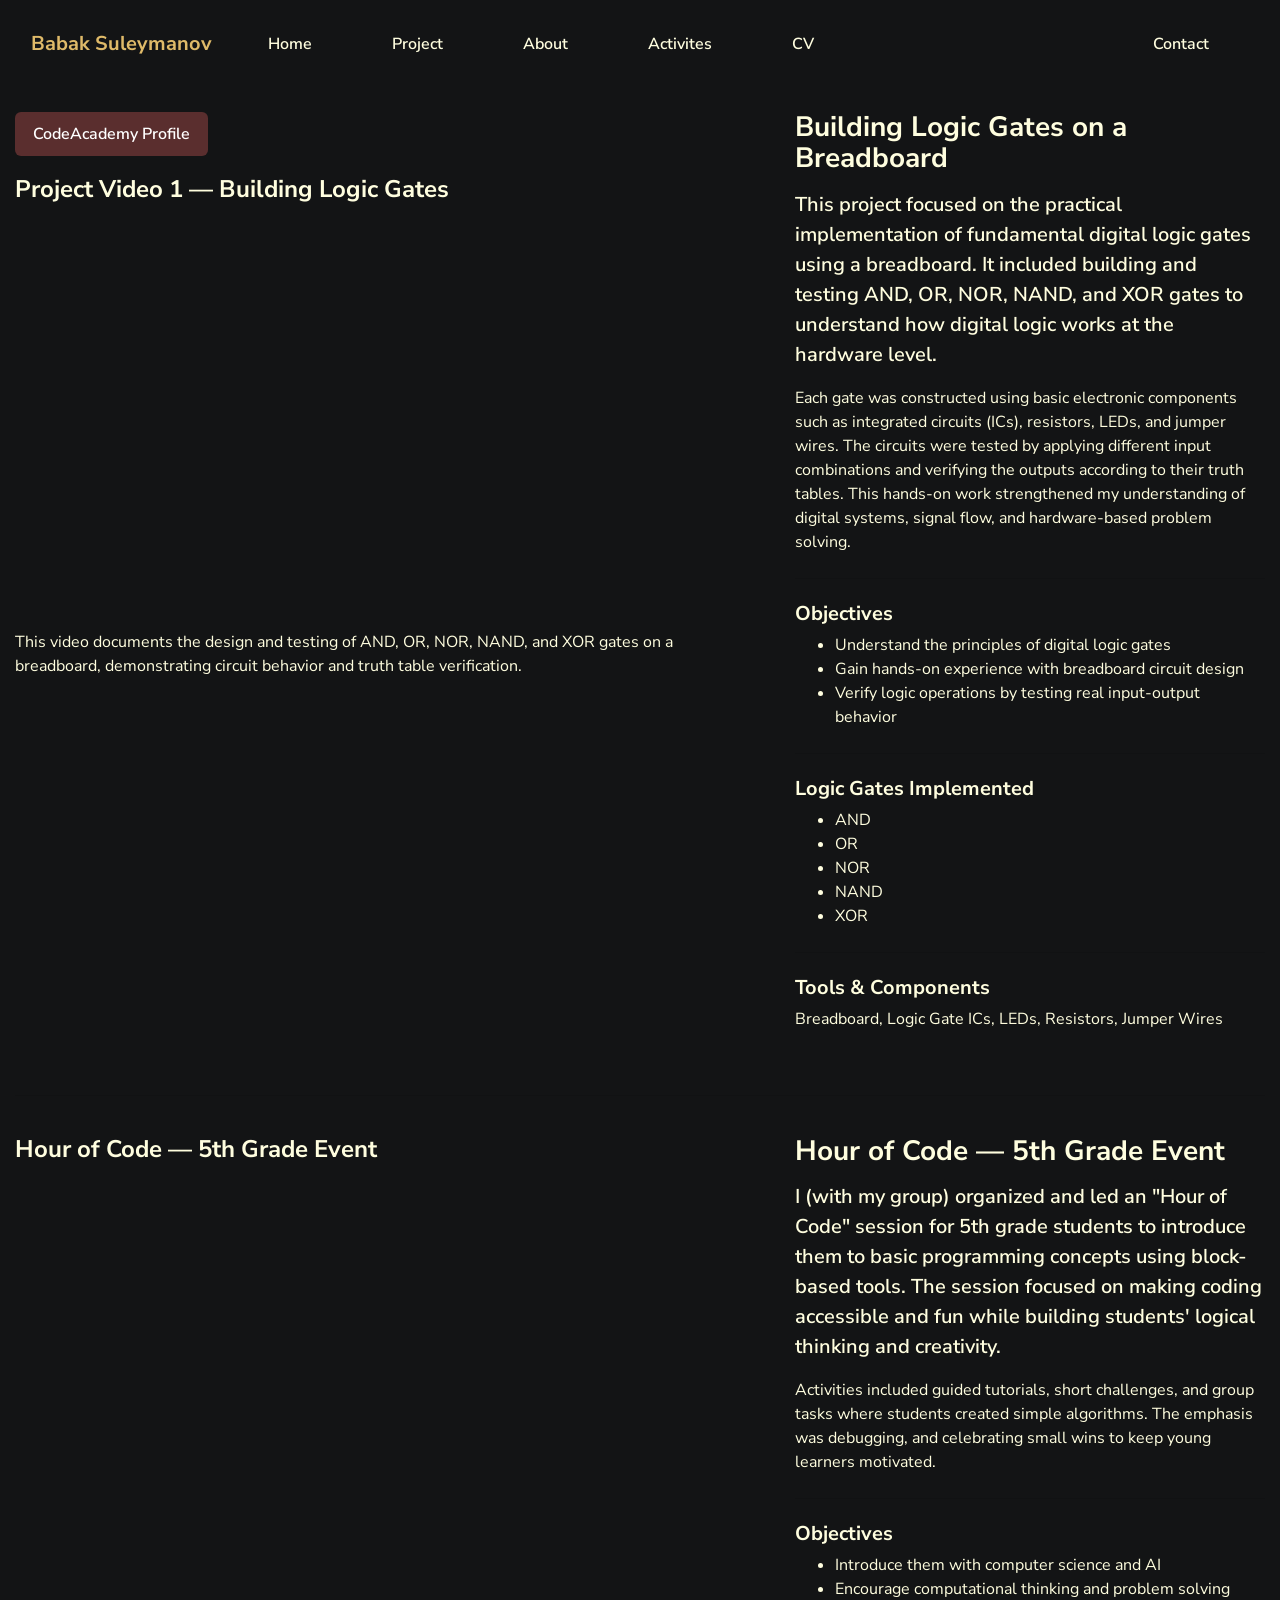
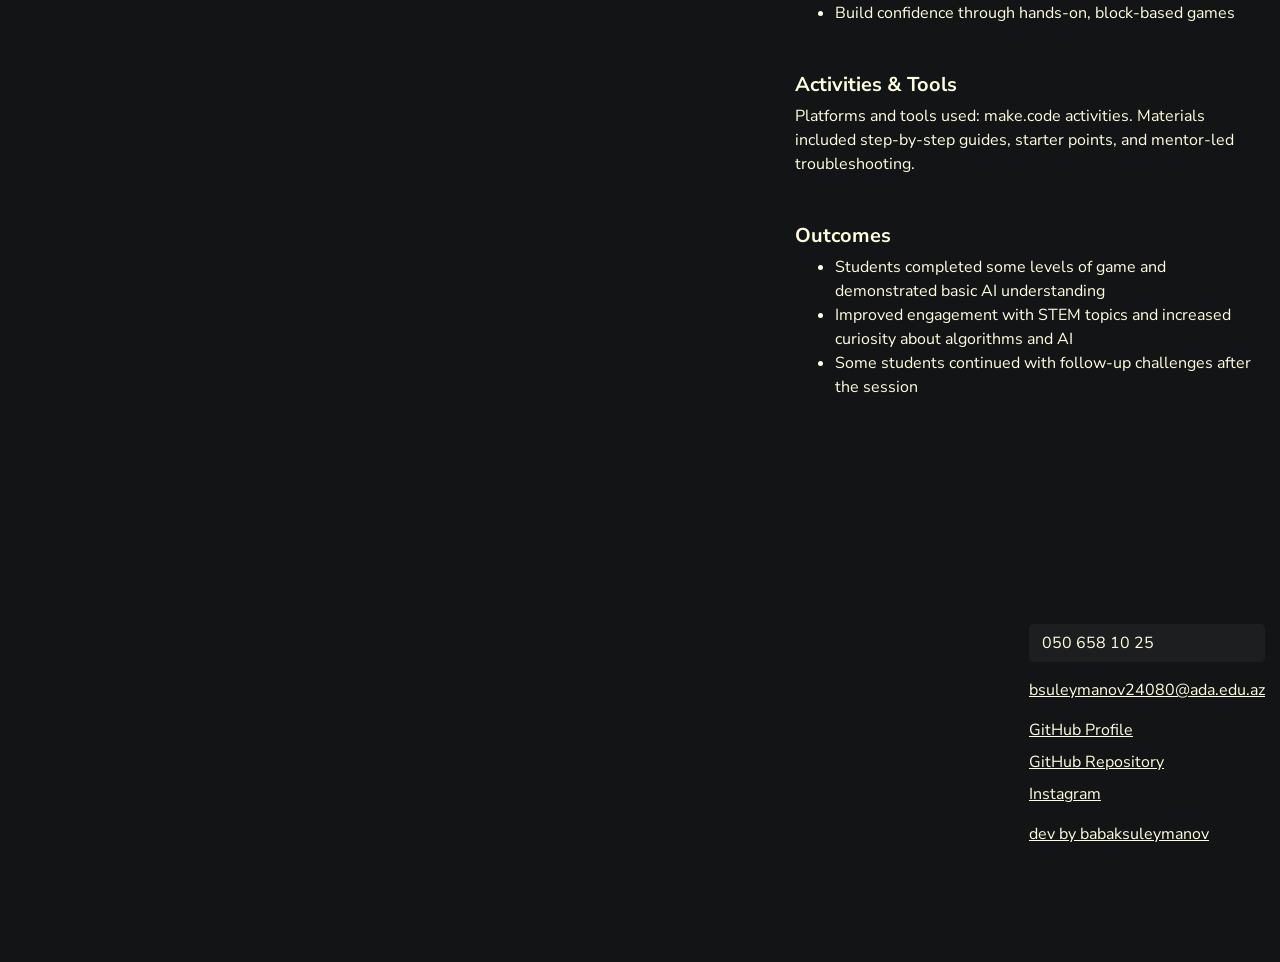
<file: project.html>
<!DOCTYPE html>
<html lang="en">

<head>
    <meta charset="utf-8">
    <meta name="viewport" content="width=device-width, initial-scale=1, shrink-to-fit=no">
    <meta http-equiv="X-UA-Compatible" content="ie=edge">
    <meta name="description" content="Project 2: Building Logic Gates on a Breadboard (AND, OR, NOR, NAND, XOR)" />
    <title>Project 2 - Logic Gates on Breadboard</title>

    <link href="https://fonts.googleapis.com/css?family=Nunito+Sans:300,400,600,700,800,900&display=swap" rel="stylesheet">
    <link rel="stylesheet" href="assets/css/main.min.css">
    <link rel="stylesheet" href="assets/css/rtl.css">
</head>

<body>

    <!-- Navigation -->
    <div class="nav-main">
        <div class="container">
            <nav class="navbar navbar-expand-lg navbar-light">
                <a class="navbar-brand font-weight-bold" href="index.html">Babak Suleymanov</a>

                <button class="navbar-toggler" type="button" data-toggle="collapse" data-target="#navbarNav"
                    aria-controls="navbarNav" aria-expanded="false" aria-label="Toggle navigation">
                    <span class="navbar-toggler-icon"></span>
                </button>

                <div class="collapse navbar-collapse" id="navbarNav">
                    <ul class="navbar-nav">
                        <li class="nav-item"><a class="nav-link" href="index.html">Home</a></li>
                        <li class="nav-item"><a class="nav-link" href="project.html">Project</a></li>
                        <li class="nav-item"><a class="nav-link" href="about.html">About</a></li>
                        <li class="nav-item"><a class="nav-link" href="activites.html">Activites</a></li>
                        <li class="nav-item"><a class="nav-link" href="cv.html">CV</a></li>
                    </ul>

                    <ul class="navbar-nav ml-auto">
                        <li class="nav-item"><a class="nav-link" href="contact.html">Contact</a></li>
                    </ul>
                </div>
            </nav>
        </div>
    </div>
    <!-- /Navigation -->

    <main role="main">
        <section class="pt-4">
            <div class="container">
                <div class="row">

                   <!-- LEFT: VIDEOS -->
<div class="col-md-7">
<div class="project-sidebar">

    <a href="https://www.codecademy.com/profiles/Suleymanoff"
       target="_blank"
       style="
           display:inline-block;
           margin-bottom:20px;
           padding:10px 18px;
           background-color:#5A2E2E;
           color:#ffffff;
           font-weight:600;
           text-decoration:none;
           border-radius:6px;
       ">
        CodeAcademy Profile
    </a>

    <!-- Project Video 1 -->
    <div class="mb-4">
        <h4>Project Video 1 — Building Logic Gates</h4>
        <figure class="embed-responsive embed-responsive-16by9 mb-3">
            <iframe class="embed-responsive-item"
                src="https://www.youtube.com/embed/gud-cYOTMjA"
                title="Project Video 1"
                frameborder="0"
                allowfullscreen>
            </iframe>
        </figure>
        <p class="mb-4">This video documents the design and testing of AND, OR, NOR, NAND, and XOR gates on a breadboard, demonstrating circuit behavior and truth table verification.</p>
    </div>

</div>

</div>

                    <!-- /LEFT -->

                    <!-- RIGHT: PROJECT INFO -->
                    <div class="col-md-5 pl-lg-5 pl-md-5">

                        <!-- Content for Video 1 -->
                        <section>
                            <h3>Building Logic Gates on a Breadboard</h3>

                            <p class="lead mt-3">
                                This project focused on the practical implementation of fundamental digital
                                logic gates using a breadboard. It included building and testing AND, OR,
                                NOR, NAND, and XOR gates to understand how digital logic works at the hardware level.
                            </p>

                            <p>
                                Each gate was constructed using basic electronic components such as integrated
                                circuits (ICs), resistors, LEDs, and jumper wires. The circuits were tested by
                                applying different input combinations and verifying the outputs according to
                                their truth tables. This hands-on work strengthened my understanding of digital
                                systems, signal flow, and hardware-based problem solving.
                            </p>

                            <hr class="mt-4">

                            <h5 class="mt-4">Objectives</h5>
                            <ul>
                                <li>Understand the principles of digital logic gates</li>
                                <li>Gain hands-on experience with breadboard circuit design</li>
                                <li>Verify logic operations by testing real input-output behavior</li>
                            </ul>

                            <hr class="mt-4">

                            <h5 class="mt-4">Logic Gates Implemented</h5>
                            <ul>
                                <li>AND</li>
                                <li>OR</li>
                                <li>NOR</li>
                                <li>NAND</li>
                                <li>XOR</li>
                            </ul>

                            <hr class="mt-4">

                            <h5 class="mt-4">Tools & Components</h5>
                            <p>
                                Breadboard, Logic Gate ICs, LEDs, Resistors, Jumper Wires
                            </p>
                        </section>

                    </div>
                    <!-- /RIGHT -->

                </div>

                <hr class="mt-5">
            </div>
        </section>

        <!-- SECTION 2: VIDEO 2 WITH HOUR OF CODE CONTENT -->
        <section class="pt-4">
            <div class="container">
                <div class="row d-flex align-items-start">

                   <!-- LEFT: VIDEO 2 -->
                    <div class="col-md-7">
                        <div class="project-sidebar">
                            <!-- Project Video 2 -->
                            <div class="mb-4">
                                <h4>Hour of Code — 5th Grade Event</h4>
                                <figure class="embed-responsive embed-responsive-16by9" style="height:400px;">
                                    <iframe
                                        src="https://www.youtube.com/embed/AAWHb3oJW8k"
                                        title="Hour of Code — 5th Grade Event"
                                        style="width:100%; height:100%;"
                                        frameborder="0"
                                        allowfullscreen>
                                    </iframe>
                                </figure>
                            </div>
                        </div>
                    </div>
                    <!-- /LEFT -->

                    <!-- RIGHT: HOUR OF CODE CONTENT -->
                    <div class="col-md-5 pl-lg-5 pl-md-5">
                        <!-- Content for Video 2 -->
                        <section>
                            <h3>Hour of Code — 5th Grade Event</h3>

                            <p class="lead mt-3">
                                I (with my group) organized and led an "Hour of Code" session for 5th grade students to introduce them to basic programming concepts using block-based tools. The session focused on making coding accessible and fun while building students' logical thinking and creativity.
                            </p>

                            <p>
                                Activities included guided tutorials, short challenges, and group tasks where students created simple algorithms. The emphasis was  debugging, and celebrating small wins to keep young learners motivated.
                            </p>

                            <hr class="mt-4">

                            <h5 class="mt-4">Objectives</h5>
                            <ul>
                                <li>Introduce them with computer science and AI  </li>
                                <li>Encourage computational thinking and problem solving</li>
                                <li>Build confidence through hands-on, block-based games</li>
                            </ul>

                            <hr class="mt-4">

                            <h5 class="mt-4">Activities & Tools</h5>
                            <p>
                                Platforms and tools used: make.code activities. Materials included step-by-step guides, starter points, and mentor-led troubleshooting.
                            </p>

                            <hr class="mt-4">

                            <h5 class="mt-4">Outcomes</h5>
                            <ul>
                                <li>Students completed some levels of game and demonstrated basic AI understanding</li>
                                <li>Improved engagement with STEM topics and increased curiosity about algorithms and AI</li>
                                <li>Some students continued with follow-up challenges after the session</li>
                            </ul>
                        </section>
                    </div>
                    <!-- /RIGHT -->

                </div>

                <hr class="mt-5">
            </div>
        </section>
    </main>

    <footer class="position-relative">
        <div class="container">
            <div class="row">
                <div class="col-lg-auto ml-lg-auto mt-4">
                    <ul class="list-unstyled footer-link">
                        <li class="mb-3">
                            <input 
                                type="tel"
                                class="form-control"
                                id="phone"
                                name="phone"
                                value="050 658 10 25"
                            >
                        </li>
                        <li class="mb-3">
                            <a href="mailto:bsuleymanov24080@ada.edu.az">
                                <span style="text-decoration: underline;">
                                    bsuleymanov24080@ada.edu.az
                                </span>
                            </a>
                        </li>
                        <li class="mb-2">
                            <a href="https://github.com/Suleymanov23">
                                GitHub Profile
                            </a>
                        </li>
                        <li class="mb-2">
                            <a href="https://github.com/Suleymanov23/Portfolio-Babak">
                                GitHub Repository
                            </a>
                        </li>
                        <li class="mb-2">
                            <a href="https://www.instagram.com/suleymanoff_babek?igsh=MWc5OXE3MHc4YWZpMw==">
                                Instagram
                            </a>
                        </li>
                        <li class="mt-3">
                            <a href="">
                                dev by babaksuleymanov
                            </a>
                        </li>
                    </ul>
                </div>
            </div>
        </div>
    </footer>

    <script src="assets/js/main.min.js"></script>
</body>
</file>
<file: assets/css/rtl.css>
/* line 5, src/assets/scss/rtl.scss */
.jumbotron {
  direction: ltr;
  text-align: left;
  margin: 0 2em 0 1em;
  padding-right: 1em;
  margin: 0 !important;
}

/*# sourceMappingURL=../../../scss */
</file>
